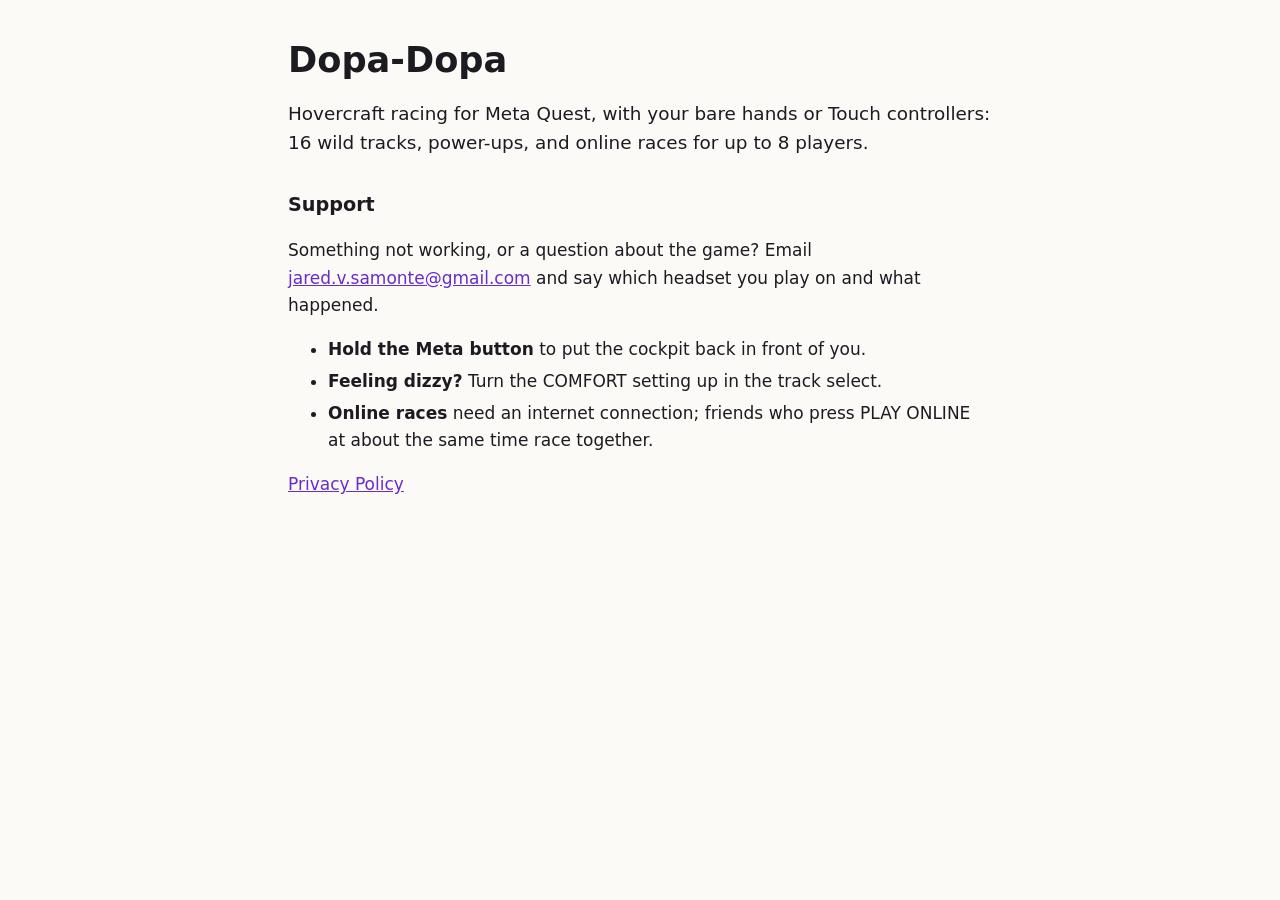
<file: index.html>
<!doctype html>
<html lang="en">
<head>
<meta charset="utf-8">
<meta name="viewport" content="width=device-width, initial-scale=1">
<title>Dopa-Dopa</title>
<link rel="stylesheet" href="style.css">
</head>
<body>
<main>
<h1>Dopa-Dopa</h1>
<p class="lead">Hovercraft racing for Meta Quest, with your bare hands or Touch
controllers: 16 wild tracks, power-ups, and online races for up to 8 players.</p>

<h2>Support</h2>
<p>Something not working, or a question about the game? Email
<a href="mailto:jared.v.samonte@gmail.com">jared.v.samonte@gmail.com</a> and say which headset you play on
and what happened.</p>
<ul>
<li><b>Hold the Meta button</b> to put the cockpit back in front of you.</li>
<li><b>Feeling dizzy?</b> Turn the COMFORT setting up in the track select.</li>
<li><b>Online races</b> need an internet connection; friends who press PLAY ONLINE
at about the same time race together.</li>
</ul>

<p><a href="privacy.html">Privacy Policy</a></p>
</main>
</body>
</html>
</file>
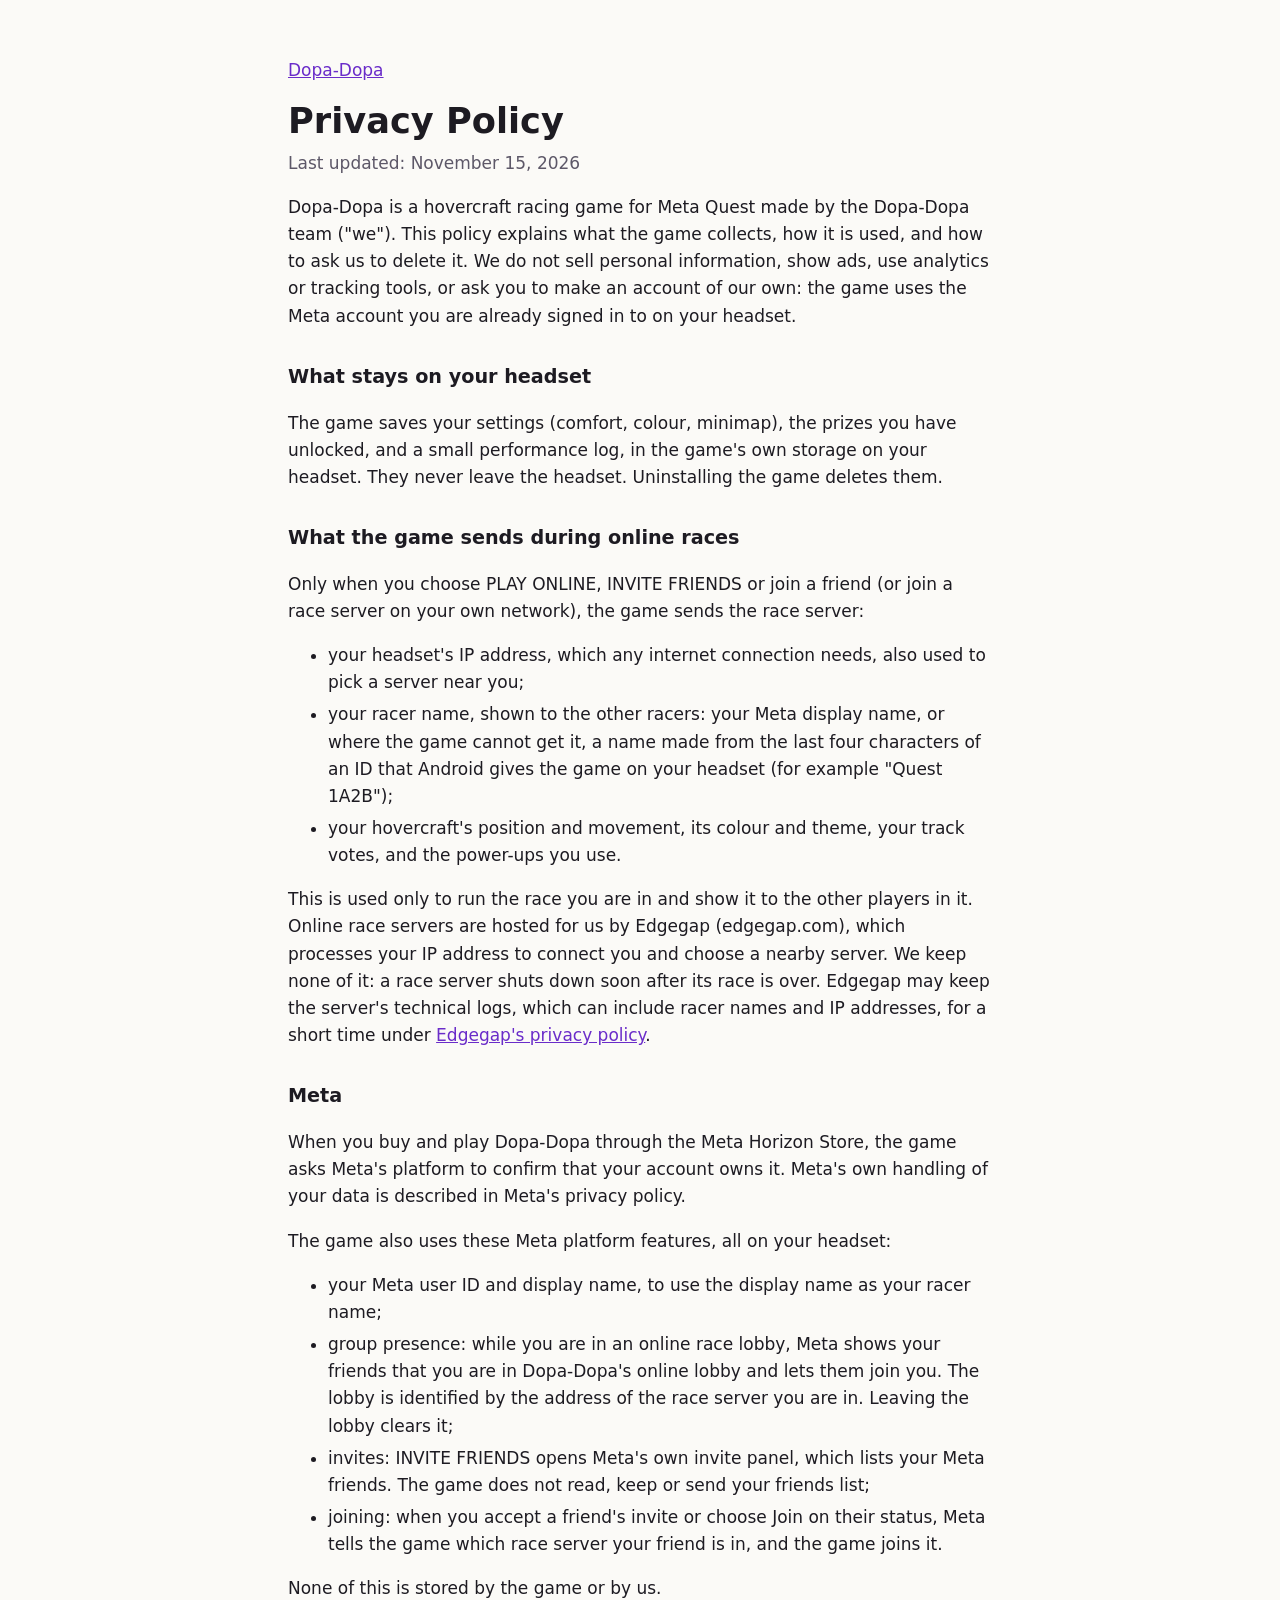
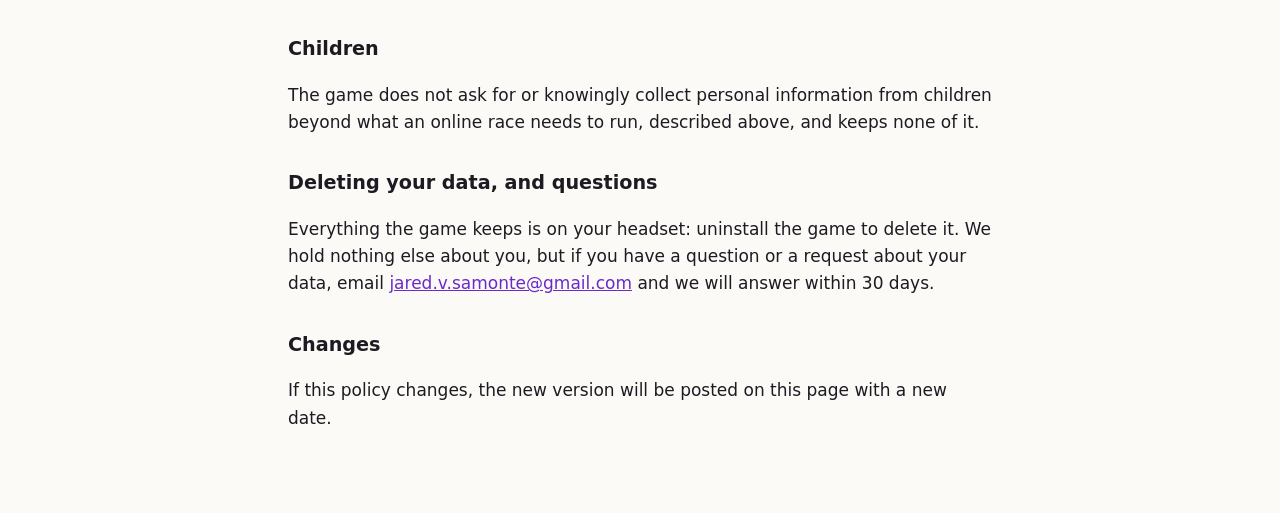
<file: privacy.html>
<!doctype html>
<html lang="en">
<head>
<meta charset="utf-8">
<meta name="viewport" content="width=device-width, initial-scale=1">
<title>Dopa-Dopa Privacy Policy</title>
<link rel="stylesheet" href="style.css">
</head>
<body>
<main>
<p><a href="index.html">Dopa-Dopa</a></p>
<h1>Privacy Policy</h1>
<p class="date">Last updated: November 15, 2026</p>

<p>Dopa-Dopa is a hovercraft racing game for Meta Quest made by the Dopa-Dopa team
("we"). This policy explains what the game collects, how it is used, and how to ask
us to delete it. We do not sell personal information, show ads, use analytics or
tracking tools, or ask you to make an account of our own: the game uses the Meta
account you are already signed in to on your headset.</p>

<h2>What stays on your headset</h2>
<p>The game saves your settings (comfort, colour, minimap), the prizes you have
unlocked, and a small performance log, in the game's own storage on your headset.
They never leave the headset. Uninstalling the game deletes them.</p>

<h2>What the game sends during online races</h2>
<p>Only when you choose PLAY ONLINE, INVITE FRIENDS or join a friend (or join a race
server on your own network), the game sends the race server:</p>
<ul>
<li>your headset's IP address, which any internet connection needs, also used to pick
a server near you;</li>
<li>your racer name, shown to the other racers: your Meta display name, or where the
game cannot get it, a name made from the last four characters of an ID that Android
gives the game on your headset (for example "Quest 1A2B");</li>
<li>your hovercraft's position and movement, its colour and theme, your track
votes, and the power-ups you use.</li>
</ul>
<p>This is used only to run the race you are in and show it to the other players in
it. Online race servers are hosted for us by Edgegap (edgegap.com), which processes
your IP address to connect you and choose a nearby server. We keep none of it: a race
server shuts down soon after its race is over. Edgegap may keep the server's technical
logs, which can include racer names and IP addresses, for a short time under
<a href="https://edgegap.com/privacy">Edgegap's privacy policy</a>.</p>

<h2>Meta</h2>
<p>When you buy and play Dopa-Dopa through the Meta Horizon Store, the game asks
Meta's platform to confirm that your account owns it. Meta's own handling of your
data is described in Meta's privacy policy.</p>
<p>The game also uses these Meta platform features, all on your headset:</p>
<ul>
<li>your Meta user ID and display name, to use the display name as your racer name;</li>
<li>group presence: while you are in an online race lobby, Meta shows your friends
that you are in Dopa-Dopa's online lobby and lets them join you. The lobby is
identified by the address of the race server you are in. Leaving the lobby clears it;</li>
<li>invites: INVITE FRIENDS opens Meta's own invite panel, which lists your Meta
friends. The game does not read, keep or send your friends list;</li>
<li>joining: when you accept a friend's invite or choose Join on their status, Meta
tells the game which race server your friend is in, and the game joins it.</li>
</ul>
<p>None of this is stored by the game or by us.</p>

<h2>Children</h2>
<p>The game does not ask for or knowingly collect personal information from children
beyond what an online race needs to run, described above, and keeps none of it.</p>

<h2>Deleting your data, and questions</h2>
<p>Everything the game keeps is on your headset: uninstall the game to delete it. We
hold nothing else about you, but if you have a question or a request about your
data, email <a href="mailto:jared.v.samonte@gmail.com">jared.v.samonte@gmail.com</a> and we will answer within
30 days.</p>

<h2>Changes</h2>
<p>If this policy changes, the new version will be posted on this page with a new
date.</p>
</main>
</body>
</html>
</file>
<file: style.css>
:root {
  --bg: #fbfaf7;
  --text: #1d1b22;
  --muted: #5d5868;
  --accent: #6a2cc9;
}
@media (prefers-color-scheme: dark) {
  :root {
    --bg: #15131a;
    --text: #ece9f2;
    --muted: #a39db0;
    --accent: #b993ff;
  }
}
body {
  margin: 0;
  background: var(--bg);
  color: var(--text);
  font: 17px/1.6 system-ui, -apple-system, "Segoe UI", Roboto, sans-serif;
}
main {
  max-width: 44rem;
  margin: 0 auto;
  padding: 2.5rem 16px 4rem;
}
h1 { font-size: 2.2rem; line-height: 1.15; margin: 0 0 0.5rem; }
h2 { font-size: 1.2rem; margin: 2rem 0 0.4rem; }
.lead { font-size: 1.15rem; }
.date { color: var(--muted); margin-top: 0; }
a { color: var(--accent); }
li { margin: 0.3rem 0; }
</file>
